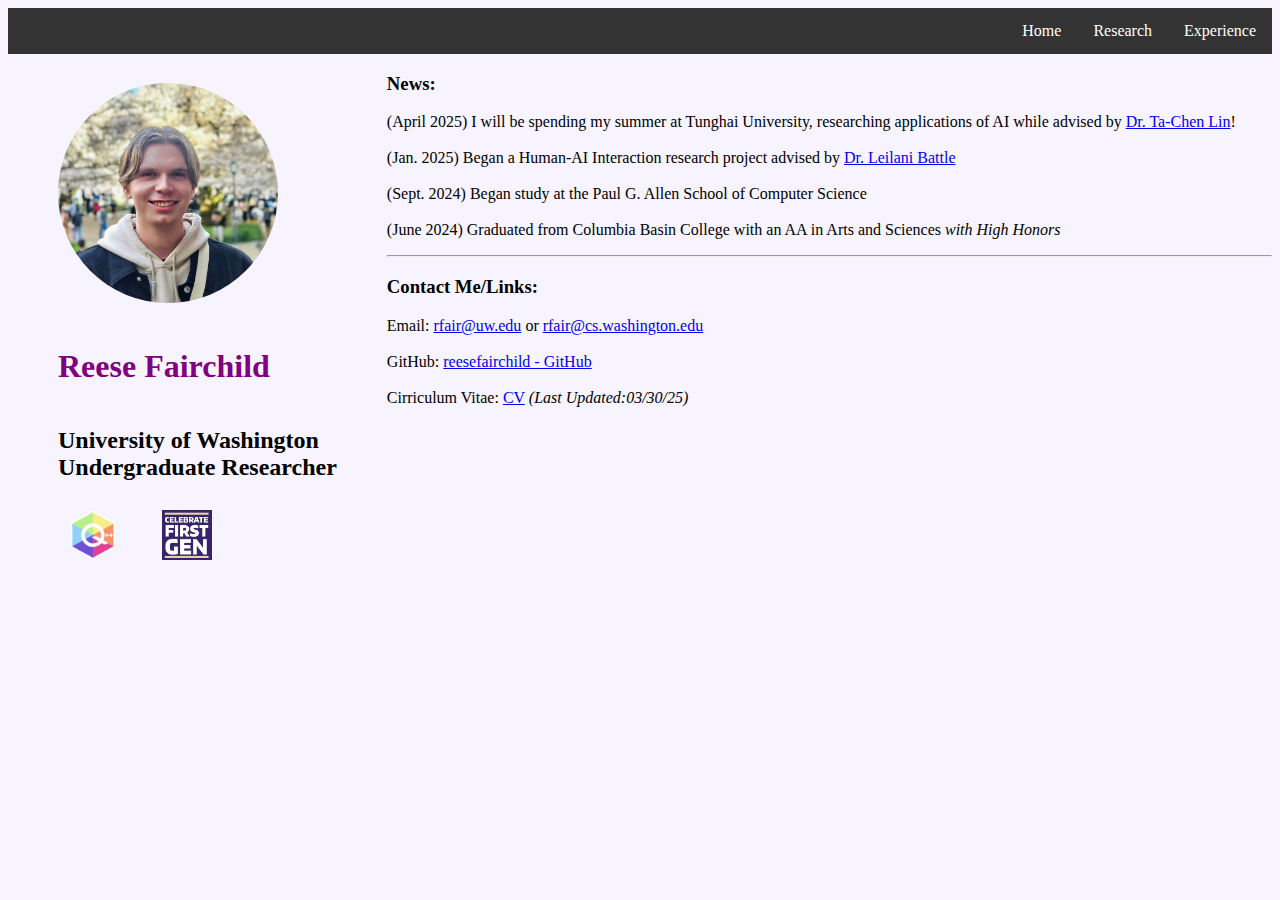
<file: index.html>
<!DOCTYPE html>

<html>
<head>
    
    <title>Reese Fairchild</title>
    <link rel="icon" type="image/x-icon" href="RF (3).png">
    <meta charset="UTF-8"

    <meta name="description" content="Reese Fairchild's Academic Page">
    <meta name="keywords" content="University of Washington, CS, MATH, Reese, Fairchild, Research">
    <meta name="author" content="Reese Fairchild">
    <meta name="viewport" content="width=device-width, initial-scale=1.0">

   <link rel="stylesheet" href="styles.css">
</head>

<body style = "background-color:  rgb(248,244,255);">

<ul>
    <li><a href = "service.html">Experience</a></li>
    <li><a href = "Publications.html">Research</a></li>
    <li><a href = "index.html">Home</a></li>
</ul>

<div>
<div class = div-1>
<img style= "padding: 10px 50px 10px 50px; border-radius: 50%" src="rf-headshot-square.jpg" alt="Heashot picture of Reese." height = "220" width="220"/>
<h1  style = "color:purple">Reese Fairchild</h1>
<h2 style= "float: left">University of Washington<br>
    Undergraduate Researcher</h2><br>
<img style= "padding: 0px 20px 0px 60px" src="q++logo.png" height = "50" width="50"/>
<img style= "padding: 0px 30px 0px 20px" src="uqp0ukaq.png" height = "50" width="50"/>
</div>

<!-- Put "Latest Work" Section with pic; put google scholar!-->
<div>
<h3>News:<br></h3>
<p>
    (April 2025) I will be spending my summer at Tunghai University, researching applications of AI while advised by <a href = "https://chemeng.thu.edu.tw/web/teacher/detail_teacher.php?id=40">Dr. Ta-Chen Lin</a>! <br> <br>
    (Jan. 2025) Began a Human-AI Interaction research project advised by <a href = "https://homes.cs.washington.edu/~leibatt/bio.html">Dr. Leilani Battle</a> <br> <br>
    (Sept. 2024) Began study at the Paul G. Allen School of Computer Science <br> <br>
    (June 2024) Graduated from Columbia Basin College with an AA in Arts and Sciences <i>with High Honors</i> <br>
</p>
<hr>
</div>


<div>
<h3>Contact Me/Links:<br></h3>
<p>Email: <a href = "mailto::rfair@uw.edu">rfair@uw.edu</a> or <a href = "mailto::rfair@cs.washington.edy">rfair@cs.washington.edu</a><br><br>
    GitHub: <a href = "https://github.com/reesefairchild"> reesefairchild - GitHub </a><br><br>
    Cirriculum Vitae: <a href = "https://docs.google.com/document/d/18nTRyef6-9bR57_jJLUucTdfO4t9_UNM/edit?usp=sharing&ouid=110452623166169156063&rtpof=true&sd=true">CV</a> <i>(Last Updated:03/30/25)</i>
<!--Add google scholar, youtube if helpful-->
</p>
</div>
</div>

</body>
</html>
</file>
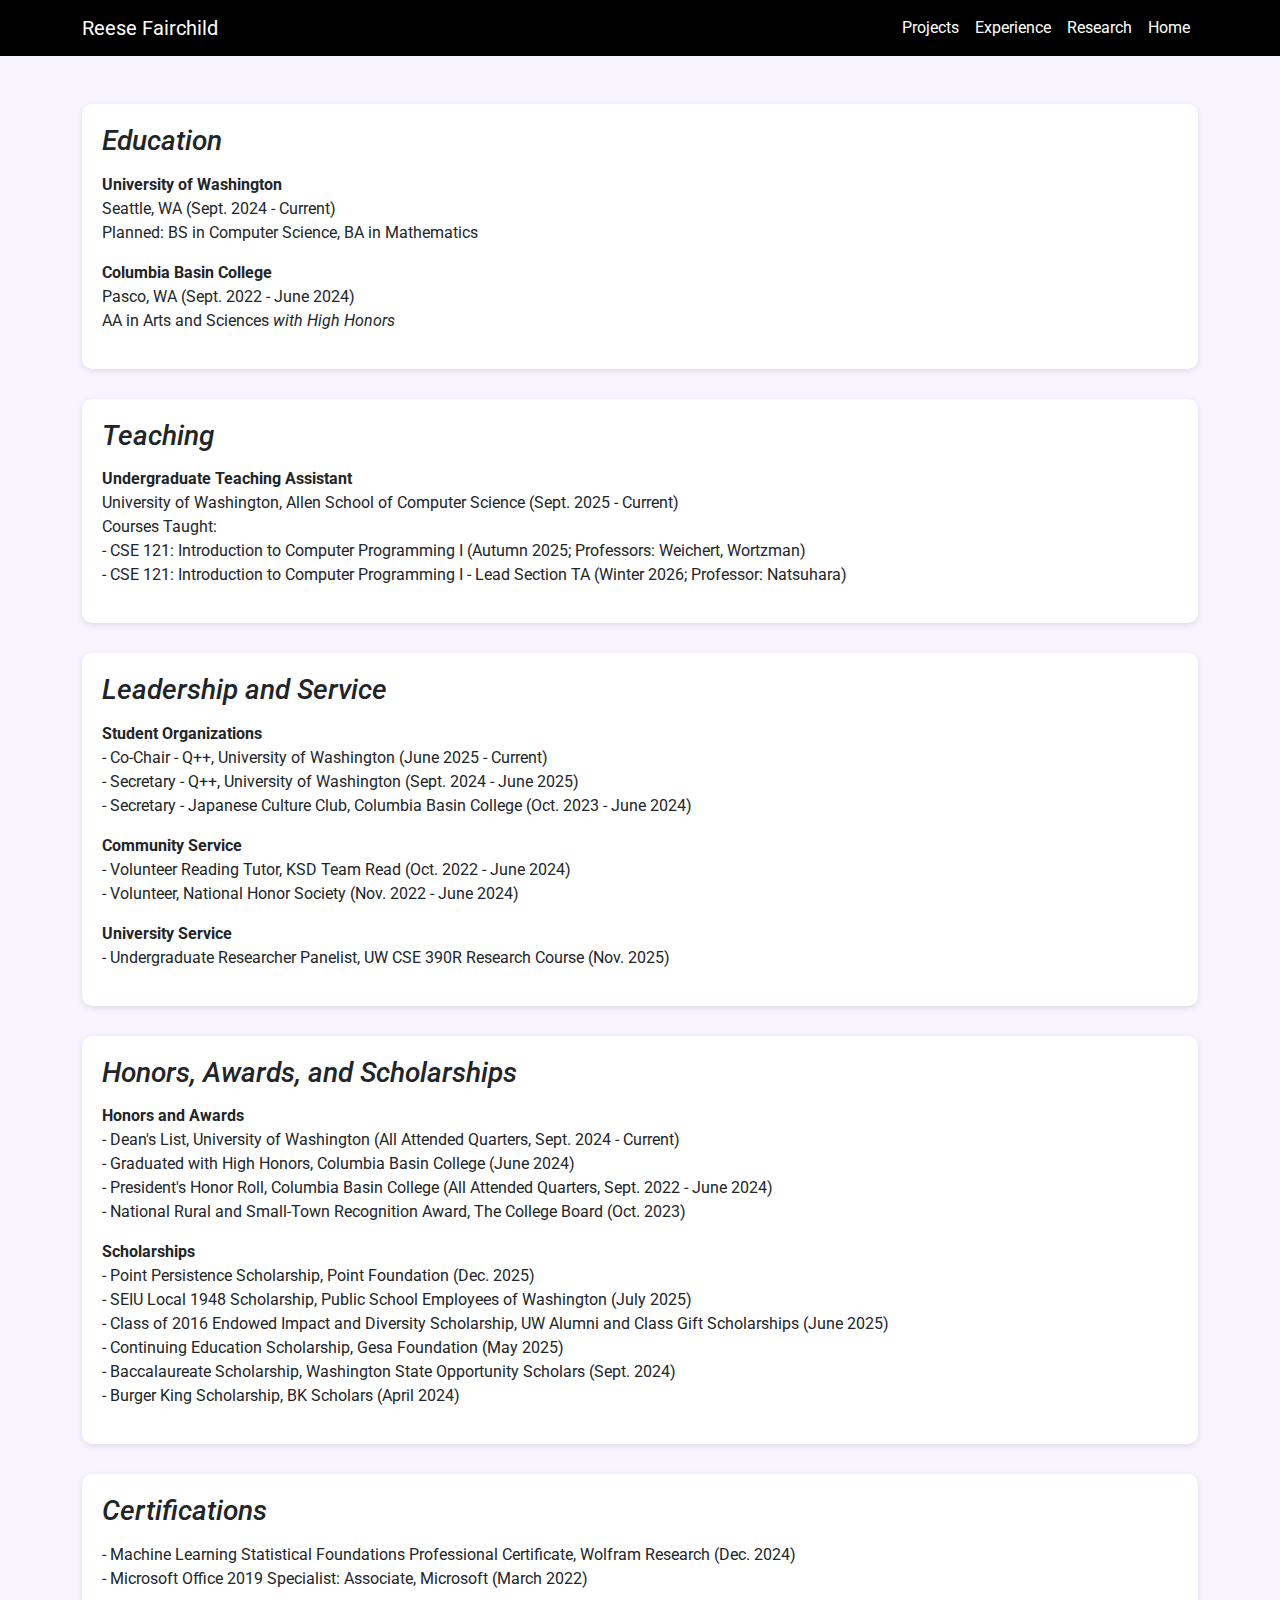
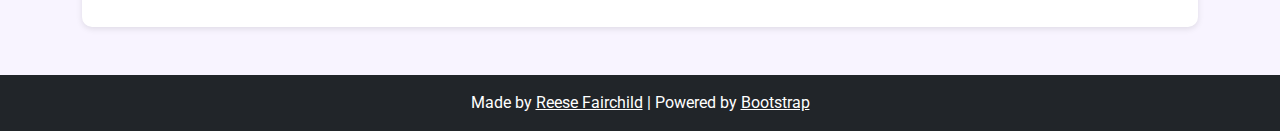
<file: experience.html>
<!DOCTYPE html>
<html lang="en">
<head>
<meta charset="UTF-8">
<meta name="viewport" content="width=device-width, initial-scale=1.0">
<meta name="description" content="Reese Fairchild's Service, Volunteering, and Experience">
<meta name="keywords" content="University of Washington, CS, MATH, Reese, Fairchild, Research, Teaching, Volunteering">
<meta name="author" content="Reese Fairchild">
<title>Reese Fairchild - Experience</title>
<link rel="icon" type="image/x-icon" href="pics/RF (3).png">

<!-- Google Font -->
<link href="https://fonts.googleapis.com/css2?family=Roboto:wght@400;500;700&display=swap" rel="stylesheet">

<!-- Bootstrap CSS -->
<link href="https://cdn.jsdelivr.net/npm/bootstrap@5.3.2/dist/css/bootstrap.min.css" rel="stylesheet">

<style>
    body {
        font-family: 'Roboto', sans-serif;
        background-color: #f8f4ff;
    }
    .navbar { background-color: #000 !important; }
    .navbar .nav-link { color: #fff !important; }
    .navbar .nav-link:hover { color: #bbb !important; }
    h1, h2, h3, h4, h5, h6, p, a { font-family: 'Roboto', sans-serif; }
    .section-card { background-color: #fff; padding: 20px; border-radius: 10px; box-shadow: 0 2px 6px rgba(0,0,0,0.1); margin-bottom: 30px; }
    .section-card h3 { margin-bottom: 15px; }
</style>
</head>
<body>

<!-- Navbar -->
<nav class="navbar navbar-expand-lg sticky-top">
    <div class="container">
        <a class="navbar-brand text-white" href="index.html">Reese Fairchild</a>
        <button class="navbar-toggler" type="button" data-bs-toggle="collapse" data-bs-target="#navbarNav">
            <span class="navbar-toggler-icon"></span>
        </button>
        <div class="collapse navbar-collapse" id="navbarNav">
            <ul class="navbar-nav ms-auto">
                <li class="nav-item"><a class="nav-link" href="projects.html">Projects</a></li>
                <li class="nav-item"><a class="nav-link" href="experience.html">Experience</a></li>
                <li class="nav-item"><a class="nav-link" href="research.html">Research</a></li>
                <li class="nav-item"><a class="nav-link" href="index.html">Home</a></li>
            </ul>
        </div>
    </div>
</nav>

<!-- Main Content -->
<div class="container my-5">

    <!-- Education -->
    <div class="section-card">
        <h3><i>Education</i></h3>
        <p>
            <b>University of Washington</b><br>
            Seattle, WA (Sept. 2024 - Current)<br>
            Planned: BS in Computer Science, BA in Mathematics
        </p>
        <p>
            <b>Columbia Basin College</b><br>
            Pasco, WA (Sept. 2022 - June 2024)<br>
            AA in Arts and Sciences <i>with High Honors</i>
        </p>
    </div>

    <!-- Teaching -->
    <div class="section-card">
        <h3><i>Teaching</i></h3>
        <p>
            <b>Undergraduate Teaching Assistant</b><br>
            University of Washington, Allen School of Computer Science (Sept. 2025 - Current)<br>
            Courses Taught:<br>
            - CSE 121: Introduction to Computer Programming I (Autumn 2025; Professors: Weichert, Wortzman)<br>
            - CSE 121: Introduction to Computer Programming I - Lead Section TA (Winter 2026; Professor: Natsuhara)
        </p>
    </div>

    <!-- Leadership and Service -->
    <div class="section-card">
        <h3><i>Leadership and Service</i></h3>
        <p>
            <b>Student Organizations</b><br>
            - Co-Chair - Q++, University of Washington (June 2025 - Current)<br>
            - Secretary - Q++, University of Washington (Sept. 2024 - June 2025)<br>
            - Secretary - Japanese Culture Club, Columbia Basin College (Oct. 2023 - June 2024)
        </p>
        <p>
            <b>Community Service</b><br>
            - Volunteer Reading Tutor, KSD Team Read (Oct. 2022 - June 2024)<br>
            - Volunteer, National Honor Society (Nov. 2022 - June 2024)
        </p>
        <p>
            <b>University Service</b><br>
            - Undergraduate Researcher Panelist, UW CSE 390R Research Course (Nov. 2025)
        </p>
    </div>

    <!-- Honors, Awards, Scholarships -->
    <div class="section-card">
        <h3><i>Honors, Awards, and Scholarships</i></h3>
        <p>
            <b>Honors and Awards</b><br>
            - Dean's List, University of Washington (All Attended Quarters, Sept. 2024 - Current)<br>
            - Graduated with High Honors, Columbia Basin College (June 2024)<br>
            - President's Honor Roll, Columbia Basin College (All Attended Quarters, Sept. 2022 - June 2024)<br>
            - National Rural and Small-Town Recognition Award, The College Board (Oct. 2023)
        </p>
        <p>
            <b>Scholarships</b><br>
            - Point Persistence Scholarship, Point Foundation (Dec. 2025)<br>
            - SEIU Local 1948 Scholarship, Public School Employees of Washington (July 2025)<br>
            - Class of 2016 Endowed Impact and Diversity Scholarship, UW Alumni and Class Gift Scholarships (June 2025)<br>
            - Continuing Education Scholarship, Gesa Foundation (May 2025)<br>
            - Baccalaureate Scholarship, Washington State Opportunity Scholars (Sept. 2024)<br>
            - Burger King Scholarship, BK Scholars (April 2024)
        </p>
    </div>

    <div class="section-card">
        <h3><i>Certifications</i></h3>
        <p>
            - Machine Learning Statistical Foundations Professional Certificate, Wolfram Research (Dec. 2024) <br>
            - Microsoft Office 2019 Specialist: Associate, Microsoft (March 2022) <br>
        </p>
    </div>

</div>

<!-- Footer -->
<footer class="bg-dark text-white py-3 mt-5">
    <div class="container text-center">
        Made by <a href="https://reesefairchild.github.io" class="text-white">Reese Fairchild</a> | Powered by <a href="https://getbootstrap.com" class="text-white">Bootstrap</a>
    </div>
</footer>

<script src="https://cdn.jsdelivr.net/npm/bootstrap@5.3.2/dist/js/bootstrap.bundle.min.js"></script>
</body>
</html>
</file>
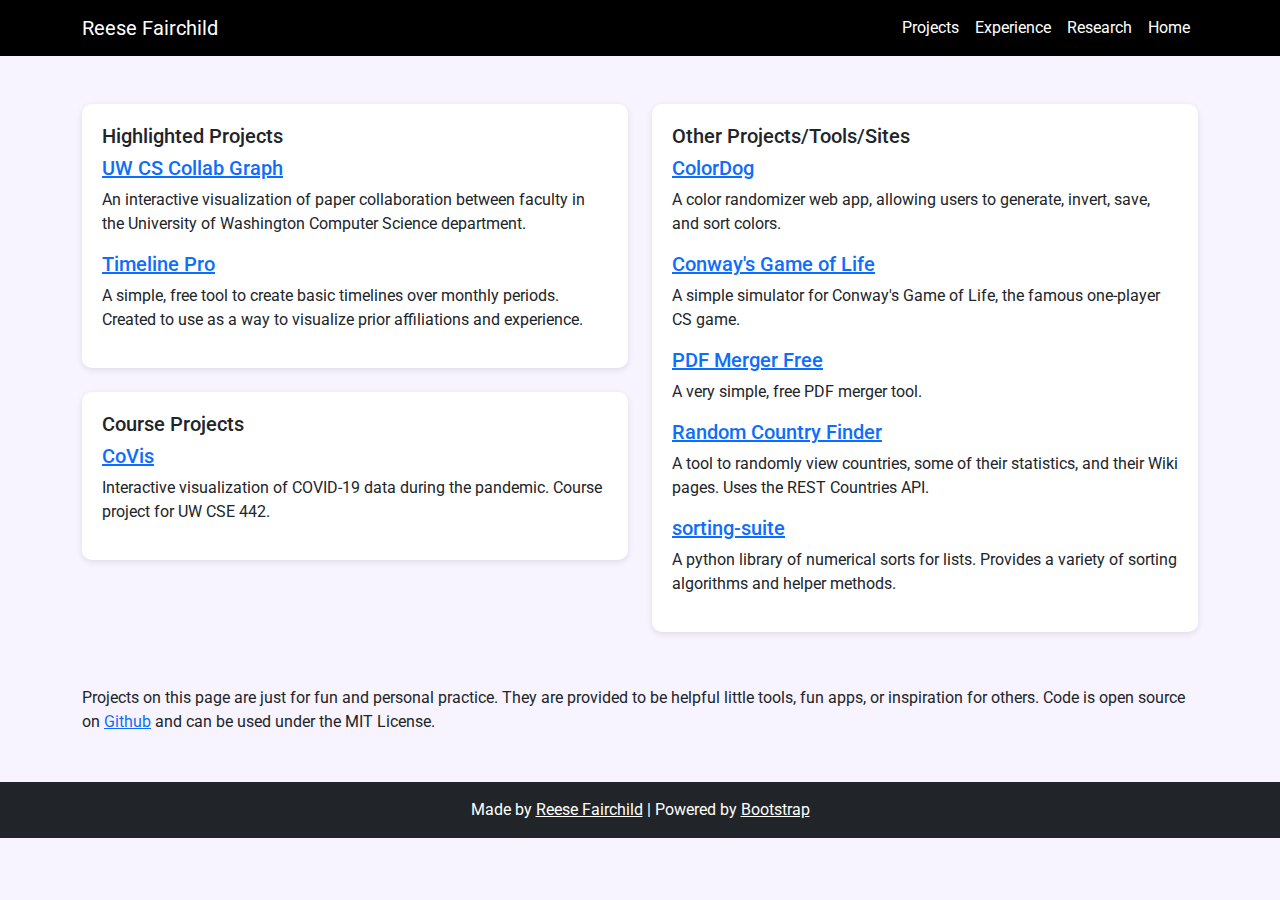
<file: projects.html>
<!DOCTYPE html>
<html lang="en">
<head>
<meta charset="UTF-8">
<meta name="viewport" content="width=device-width, initial-scale=1.0">
<meta name="description" content="Reese Fairchild's Projects and Tools">
<meta name="keywords" content="University of Washington, CS, MATH, Reese, Fairchild, projects, links">
<meta name="author" content="Reese Fairchild">
<title>Reese Fairchild - Projects</title>
<link rel="icon" type="image/x-icon" href="pics/RF (3).png">

<!-- Google Font -->
<link href="https://fonts.googleapis.com/css2?family=Roboto:wght@400;500;700&display=swap" rel="stylesheet">

<!-- Bootstrap CSS -->
<link href="https://cdn.jsdelivr.net/npm/bootstrap@5.3.2/dist/css/bootstrap.min.css" rel="stylesheet">

<style>
    body {
        font-family: 'Roboto', sans-serif;
        background-color: #f8f4ff;
    }
    .navbar { background-color: #000 !important; }
    .navbar .nav-link { color: #fff !important; }
    .navbar .nav-link:hover { color: #bbb !important; }
    h1, h2, h3, h4, h5, h6, p, a { font-family: 'Roboto', sans-serif; }
    .section-card { background-color: #fff; padding: 20px; border-radius: 10px; box-shadow: 0 2px 6px rgba(0,0,0,0.1); margin-bottom: 30px; }
    .section-card h3 { margin-bottom: 15px; }
</style>
</head>
<body>

<!-- Navbar -->
<nav class="navbar navbar-expand-lg sticky-top">
    <div class="container">
        <a class="navbar-brand text-white" href="index.html">Reese Fairchild</a>
        <button class="navbar-toggler" type="button" data-bs-toggle="collapse" data-bs-target="#navbarNav">
            <span class="navbar-toggler-icon"></span>
        </button>
        <div class="collapse navbar-collapse" id="navbarNav">
            <ul class="navbar-nav ms-auto">
                <li class="nav-item"><a class="nav-link" href="projects.html">Projects</a></li>
                <li class="nav-item"><a class="nav-link" href="experience.html">Experience</a></li>
                <li class="nav-item"><a class="nav-link" href="research.html">Research</a></li>
                <li class="nav-item"><a class="nav-link" href="index.html">Home</a></li>
            </ul>
        </div>
    </div>
</nav>

<!-- Main Content -->
<div class="container my-5">
    <div class="row g-4">

        
        <div class="col-md-6">
            <!-- Small Card 1 -->
            <div class="section-card mb-4">
                <h5>Highlighted Projects</h5>
                <h5><a href="https://reesefairchild.github.io/uw-cs-collab-graph/" target="_blank">UW CS Collab Graph</a></h5>
                <p>An interactive visualization of paper collaboration between faculty in the University of Washington Computer Science department.</p>
            
            
                <h5><a href="https://reesefairchild.github.io/timelineMaker/" target="_blank">Timeline Pro</a></h5>
                <p>A simple, free tool to create basic timelines over monthly periods. Created to use as a way to visualize prior affiliations and experience.</p>
            </div>

            <!-- Small Card 2 -->
            <div class="section-card">
                <h5>Course Projects</h5>
                <h5><a href="https://cse442.pages.cs.washington.edu/26wi/a3/co-viz-covid-vizualizer" target="_blank">CoVis</a></h5>
                <p>Interactive visualization of COVID-19 data during the pandemic. Course project for UW CSE 442.</p>
            
            </div>
        </div>

        <!-- big card -->
        <div class="col-md-6">
            <div class="section-card">
                <h5>Other Projects/Tools/Sites</h5>
                <h5><a href="https://reesefairchild.github.io/ColorDog/" target="_blank">ColorDog</a></h5>
                <p>A color randomizer web app, allowing users to generate, invert, save, and sort colors.</p>

                <h5><a href="https://reesefairchild.github.io/Conway/" target="_blank">Conway's Game of Life</a></h5>
                <p>A simple simulator for Conway's Game of Life, the famous one-player CS game.</p>

                <h5><a href="https://reesefairchild.github.io/PDFMergerFree/" target="_blank">PDF Merger Free</a></h5>
                <p>A very simple, free PDF merger tool.</p>

                <h5><a href="https://reesefairchild.github.io/CountryGenerator/" target="_blank">Random Country Finder</a></h5>
                <p>A tool to randomly view countries, some of their statistics, and their Wiki pages. Uses the REST Countries API.</p>

                <h5><a href="https://pypi.org/project/sorting-suite/" target="_blank">sorting-suite</a></h5>
                <p>A python library of numerical sorts for lists. Provides a variety of sorting algorithms and helper methods.</p>
            </div>
        </div>

    </div>

    <!-- GitHub Blurb -->
    <p class="mt-4">
        Projects on this page are just for fun and personal practice. They are provided to be helpful little tools, fun apps, or inspiration for others. Code is open source on 
        <a href="https://github.com/reesefairchild" target="_blank">Github</a> and can be used under the MIT License.
    </p>
</div>



<!-- Footer -->
<footer class="bg-dark text-white py-3 mt-5">
    <div class="container text-center">
        Made by <a href="https://reesefairchild.github.io" class="text-white">Reese Fairchild</a> | Powered by <a href="https://getbootstrap.com" class="text-white">Bootstrap</a>
    </div>
</footer>

<script src="https://cdn.jsdelivr.net/npm/bootstrap@5.3.2/dist/js/bootstrap.bundle.min.js"></script>
</body>
</html>
</file>
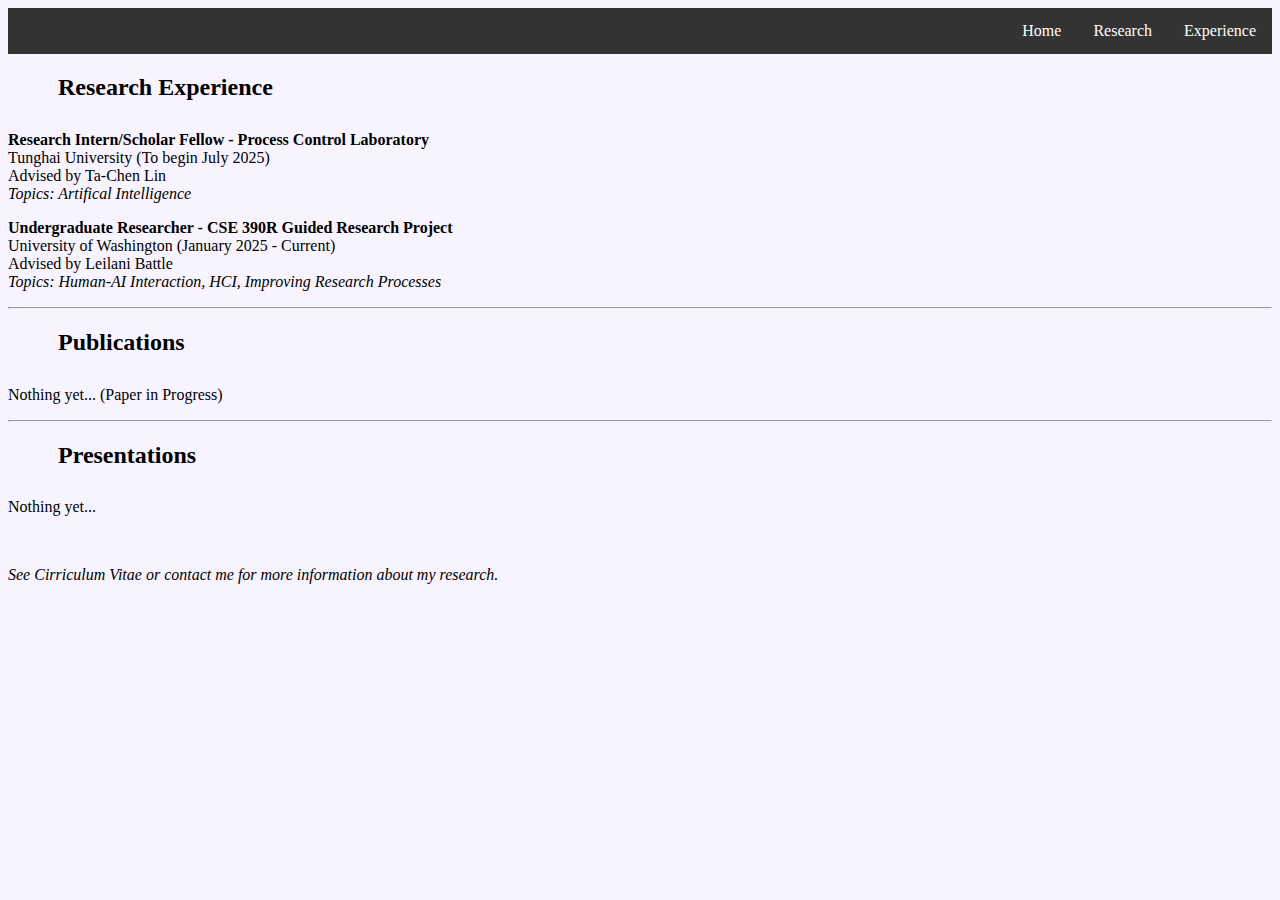
<file: Publications.html>
<!DOCTYPE html>

<html>
<head>
    
    <title>Reese Fairchild - Research</title>
    <link rel="icon" type="image/x-icon" href="RF (3).png">
    <meta charset="UTF-8"

    <meta name="description" content="Reese Fairchild's Research Work">
    <meta name="keywords" content="University of Washington, CS, MATH, Reese, Fairchild, Research, Publications">
    <meta name="author" content="Reese Fairchild">
    <meta name="viewport" content="width=device-width, initial-scale=1.0">

   <link rel="stylesheet" href="styles.css">
</head>

<body style = "background-color:  rgb(248,244,255);">

<ul>
    <li><a href = "service.html">Experience</a></li>
    <li><a href = "Publications.html">Research</a></li>
    <li><a href = "index.html">Home</a></li>
</ul>

<div>
<h2>Research Experience</h2>
<p>
    <b>Research Intern/Scholar Fellow - Process Control Laboratory</b><br>
    Tunghai University (To begin July 2025)<br>
    Advised by Ta-Chen Lin <br>
    <i>Topics: Artifical Intelligence </i>
    <!--PUT PDF, IMAGE....-->
</p>
<p>
    <b>Undergraduate Researcher - CSE 390R Guided Research Project</b><br>
    University of Washington (January 2025 - Current)<br>
    Advised by Leilani Battle <br>
    <i>Topics: Human-AI Interaction, HCI, Improving Research Processes </i>
    <!--PUT PDF, IMAGE....-->
</p>
</div>
<hr>
<div>
    <h2>Publications</h2>
    <!--Conference, Workshop, Journal, Theses, etc.-->
    <p>Nothing yet... (Paper in Progress)</p>
</div>
<hr>
<div>
    <h2>Presentations</h2>
    <!--University Symposiums and Showcases, Conferences, University Talks, Invited Talks-->
    <p>Nothing yet...</p>
</div>
<br>
<p><i>See Cirriculum Vitae or contact me for more information about my research.</i></p>

</body>
</html>
</file>
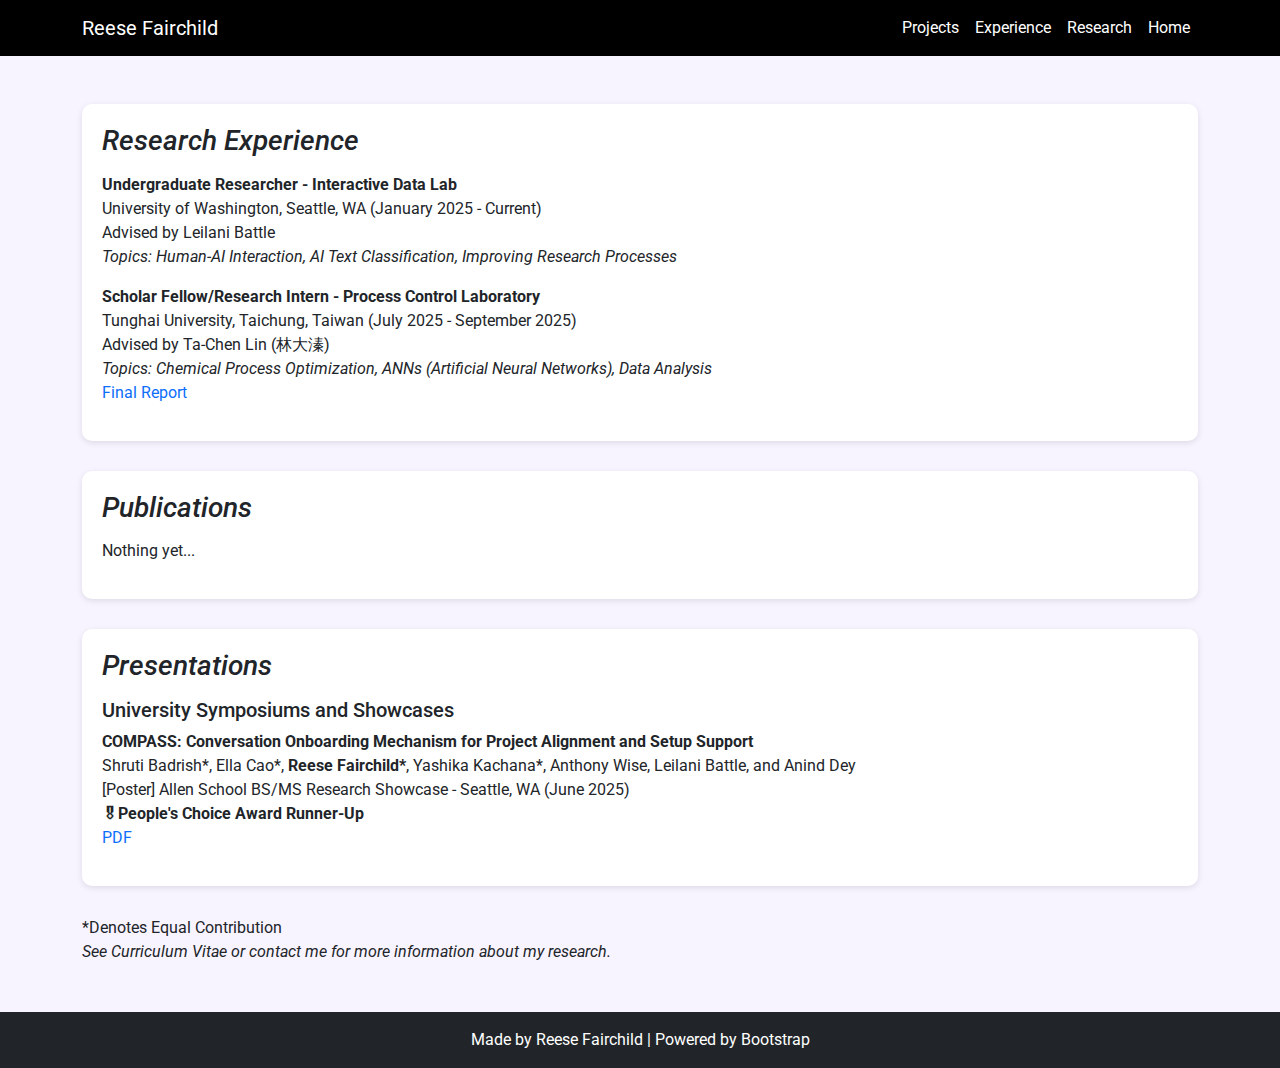
<file: research.html>
<!DOCTYPE html>
<html lang="en">
<head>
<meta charset="UTF-8">
<meta name="viewport" content="width=device-width, initial-scale=1.0">
<meta name="description" content="Reese Fairchild's Research Work">
<meta name="keywords" content="University of Washington, CS, MATH, Reese, Fairchild, Research, Publications">
<meta name="author" content="Reese Fairchild">
<title>Reese Fairchild - Research</title>
<link rel="icon" type="image/x-icon" href="pics/RF (3).png">

<!-- Google Font -->
<link href="https://fonts.googleapis.com/css2?family=Roboto:wght@400;500;700&display=swap" rel="stylesheet">

<!-- Bootstrap CSS -->
<link href="https://cdn.jsdelivr.net/npm/bootstrap@5.3.2/dist/css/bootstrap.min.css" rel="stylesheet">

<style>
    body {
        font-family: 'Roboto', sans-serif;
        background-color: #f8f4ff;
    }
    .navbar { background-color: #000 !important; }
    .navbar .nav-link { color: #fff !important; }
    .navbar .nav-link:hover { color: #bbb !important; }
    h1, h2, h3, h4, h5, h6, p, a { font-family: 'Roboto', sans-serif; }
    .section-card { background-color: #fff; padding: 20px; border-radius: 10px; box-shadow: 0 2px 6px rgba(0,0,0,0.1); margin-bottom: 30px; }
    .section-card h3 { margin-bottom: 15px; }
    a { text-decoration: none; }
</style>
</head>
<body>

<!-- Navbar -->
<nav class="navbar navbar-expand-lg sticky-top">
    <div class="container">
        <a class="navbar-brand text-white" href="index.html">Reese Fairchild</a>
        <button class="navbar-toggler" type="button" data-bs-toggle="collapse" data-bs-target="#navbarNav">
            <span class="navbar-toggler-icon"></span>
        </button>
        <div class="collapse navbar-collapse" id="navbarNav">
            <ul class="navbar-nav ms-auto">
                <li class="nav-item"><a class="nav-link" href="projects.html">Projects</a></li>
                <li class="nav-item"><a class="nav-link" href="experience.html">Experience</a></li>
                <li class="nav-item"><a class="nav-link" href="research.html">Research</a></li>
                <li class="nav-item"><a class="nav-link" href="index.html">Home</a></li>
            </ul>
        </div>
    </div>
</nav>

<!-- Main Content -->
<div class="container my-5">

    <!-- Research Experience -->
    <div class="section-card">
        <h3><i>Research Experience</i></h3>
        <p>
            <b>Undergraduate Researcher - Interactive Data Lab</b><br>
            University of Washington, Seattle, WA (January 2025 - Current)<br>
            Advised by Leilani Battle<br>
            <i>Topics: Human-AI Interaction, AI Text Classification, Improving Research Processes</i>
        </p>
        <p>
            <b>Scholar Fellow/Research Intern - Process Control Laboratory</b><br>
            Tunghai University, Taichung, Taiwan (July 2025 - September 2025)<br>
            Advised by Ta-Chen Lin (林大溱)<br>
            <i>Topics: Chemical Process Optimization, ANNs (Artificial Neural Networks), Data Analysis</i><br>
            <a href="misc_docs/IIPP Final Report - September 2025.pdf" target="_blank">Final Report</a>
        </p>
    </div>

    <!-- Publications -->
    <div class="section-card">
        <h3><i>Publications</i></h3>
        <p>Nothing yet...</p>
    </div>

    <!-- Presentations -->
    <div class="section-card">
        <h3><i>Presentations</i></h3>
        <h5>University Symposiums and Showcases</h5>
        <p>
            <b>COMPASS: Conversation Onboarding Mechanism for Project Alignment and Setup Support</b><br>
            Shruti Badrish*, Ella Cao*, <b>Reese Fairchild*</b>, Yashika Kachana*, Anthony Wise, Leilani Battle, and Anind Dey<br>
            [Poster] Allen School BS/MS Research Showcase - Seattle, WA (June 2025)<br>
            <b>🎖People's Choice Award Runner-Up</b><br>
            <a href="posters/COMPASS-6-25.pdf" target="_blank">PDF</a>
        </p>
    </div>

    <p>*Denotes Equal Contribution<br><i>See Curriculum Vitae or contact me for more information about my research.</i></p>

</div>

<!-- Footer -->
<footer class="bg-dark text-white py-3 mt-5">
    <div class="container text-center">
        Made by <a href="https://reesefairchild.github.io" class="text-white">Reese Fairchild</a> | Powered by <a href="https://getbootstrap.com" class="text-white">Bootstrap</a>
    </div>
</footer>

<script src="https://cdn.jsdelivr.net/npm/bootstrap@5.3.2/dist/js/bootstrap.bundle.min.js"></script>
</body>
</html>
</file>
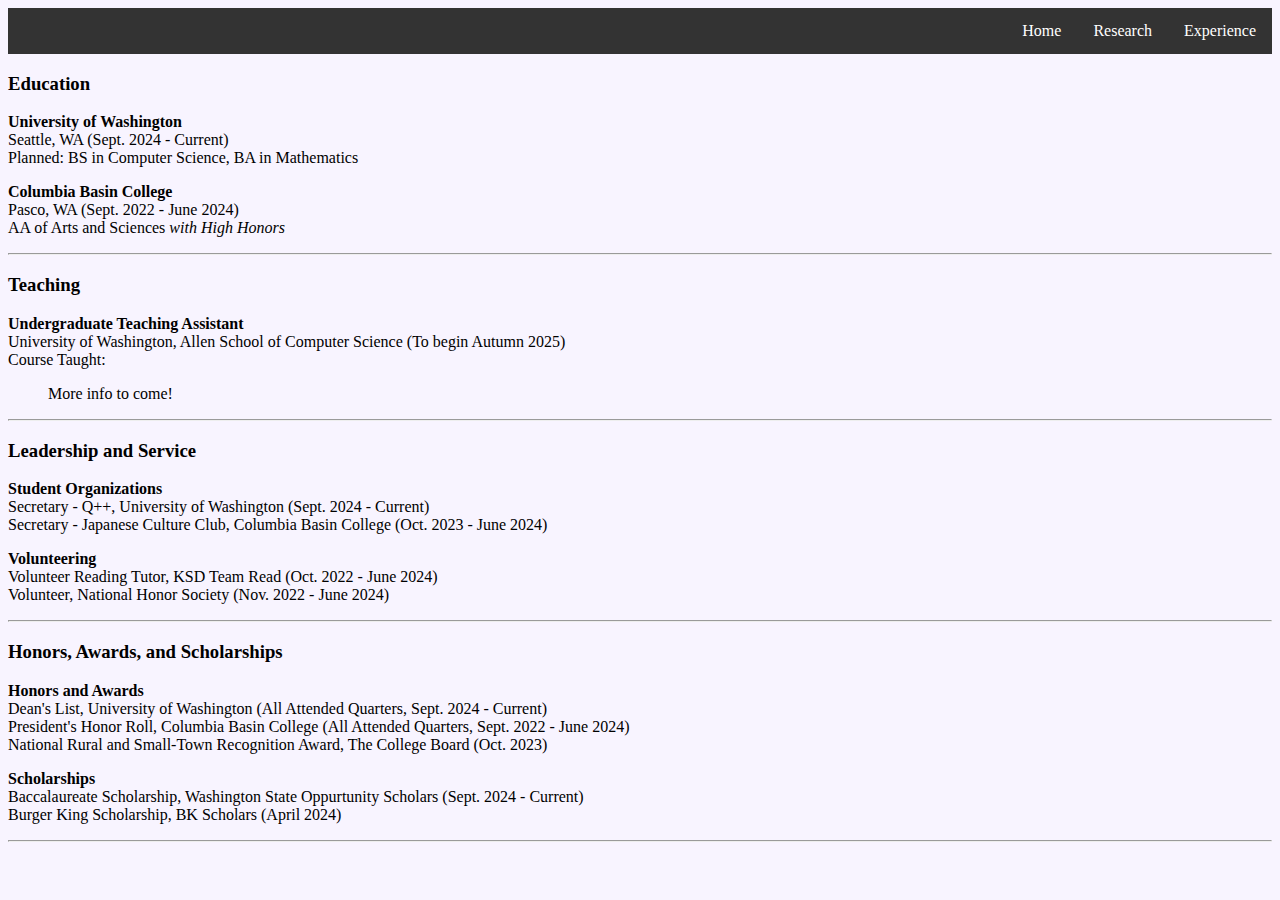
<file: service.html>
<!DOCTYPE html>

<html>
<head>
    
    <title>Reese Fairchild - Experience</title>
    <link rel="icon" type="image/x-icon" href="RF (3).png">
    <meta charset="UTF-8"

    <meta name="description" content="Reese Fairchild's Service, Volunteering, and Experience">
    <meta name="keywords" content="University of Washington, CS, MATH, Reese, Fairchild, Research, Teaching, Volunteering">
    <meta name="author" content="Reese Fairchild">
    <meta name="viewport" content="width=device-width, initial-scale=1.0">

   <link rel="stylesheet" href="styles.css">
</head>

<body style = "background-color:  rgb(248,244,255);">

<ul>
    <li><a href = "service.html">Experience</a></li>
    <li><a href = "Publications.html">Research</a></li>
    <li><a href = "index.html">Home</a></li>
</ul>

<div>
    <h3>Education</h3>
    <p>
        <b>University of Washington</b> <br>Seattle, WA (Sept. 2024 - Current)<br>
        Planned: BS in Computer Science, BA in Mathematics
    </p>
    <p>
        <b>Columbia Basin College</b> <br>Pasco, WA (Sept. 2022 - June 2024)<br>
        AA of Arts and Sciences <i>with High Honors</i>
    </p>
</div>
<hr>

<div>
    <h3>Teaching</h3>
    <p>
        <b>Undergraduate Teaching Assistant</b>
        <br>University of Washington, Allen School of Computer Science (To begin Autumn 2025)
        <br>Course Taught:
        <ol>More info to come!</ol>
    </p>
</div>
<hr>

<div>
    <h3>Leadership and Service</h3>
    <!--Academic Service, University Service-->
    <p>
        <b>Student Organizations</b> 
        <br>Secretary - Q++, University of Washington (Sept. 2024 - Current) 
        <br> Secretary - Japanese Culture Club, Columbia Basin College (Oct. 2023 - June 2024)
    </p>
    <p>
        <b>Volunteering</b> 
        <br>Volunteer Reading Tutor, KSD Team Read (Oct. 2022 - June 2024)
        <br> Volunteer, National Honor Society (Nov. 2022 - June 2024)
    </p>
</div>
<hr>

<div>
    <h3>Honors, Awards, and Scholarships</h3>
    <p>
        <b>Honors and Awards</b> 
        <br>Dean's List, University of Washington (All Attended Quarters, Sept. 2024 - Current)
        <br>President's Honor Roll, Columbia Basin College (All Attended Quarters, Sept. 2022 - June 2024)
        <br>National Rural and Small-Town Recognition Award, The College Board (Oct. 2023)
    </p>
    <p>
        <b>Scholarships</b> 
        <br>Baccalaureate Scholarship, Washington State Oppurtunity Scholars (Sept. 2024 - Current)
        <br>Burger King Scholarship, BK Scholars (April 2024)
    </p>
</div>
<hr>

</body>
</html>
<!--Add teaching; leave out certifications, skills, etc. -->
</file>
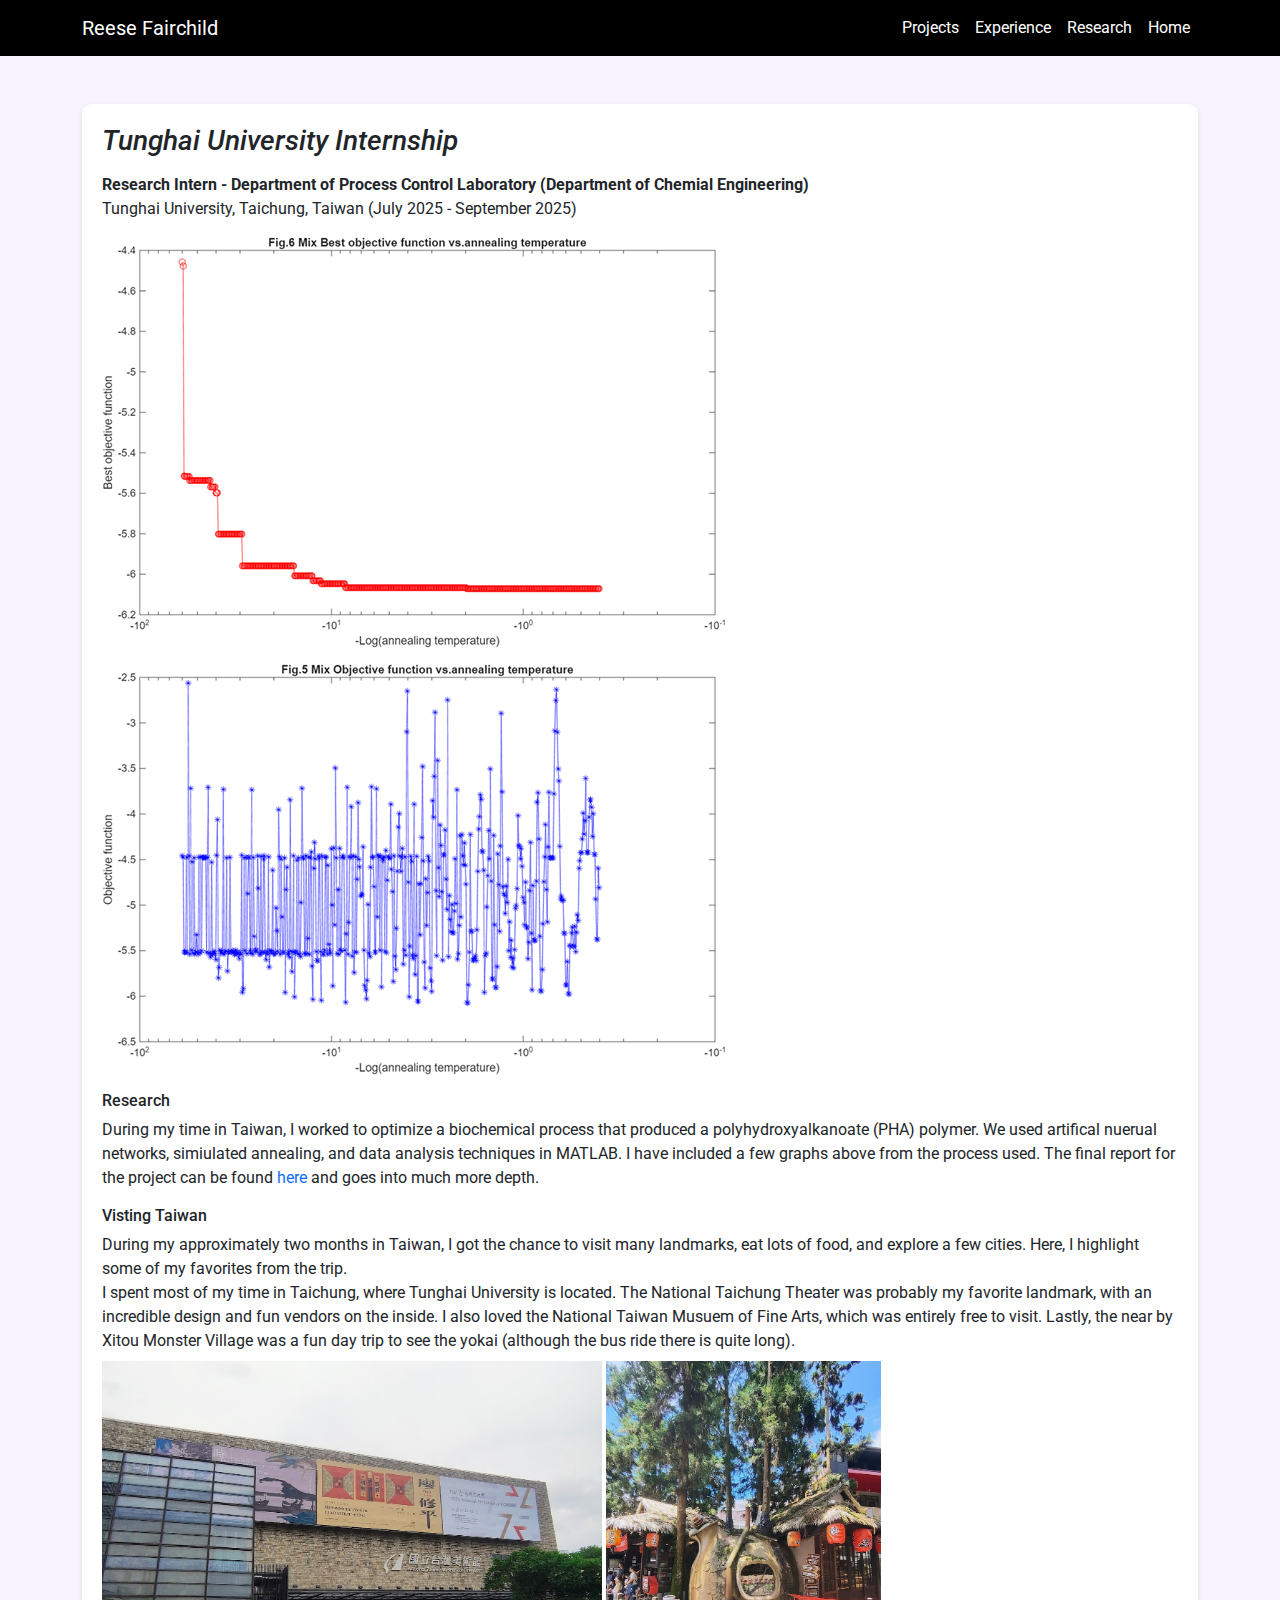
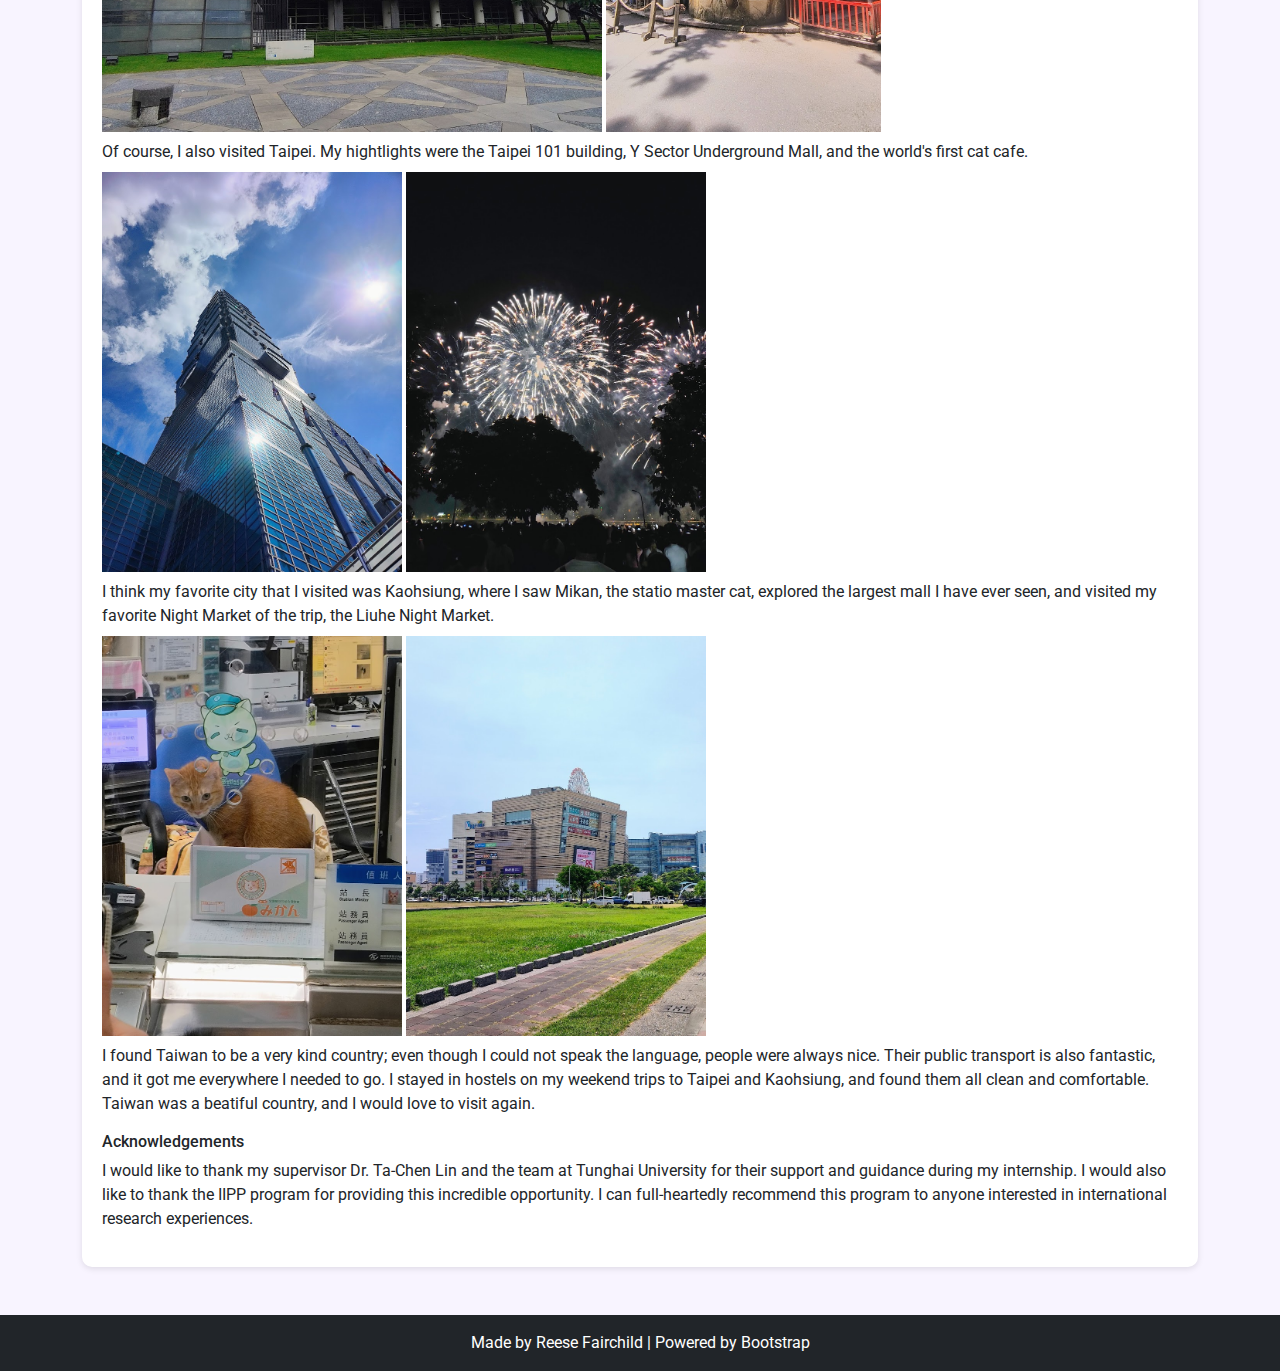
<file: pages/taiwan25.html>
<!DOCTYPE html>
<html lang="en">
<head>
<meta charset="UTF-8">
<meta name="viewport" content="width=device-width, initial-scale=1.0">
<meta name="description" content="Reese Fairchild's Research Work">
<meta name="keywords" content="University of Washington, CS, MATH, Reese, Fairchild, Research, Publications">
<meta name="author" content="Reese Fairchild">
<title>Reese Fairchild - Tunghai University Internship</title>
<link rel="icon" type="image/x-icon" href="../pics/RF (3).png">

<!-- Google Font -->
<link href="https://fonts.googleapis.com/css2?family=Roboto:wght@400;500;700&display=swap" rel="stylesheet">

<!-- Bootstrap CSS -->
<link href="https://cdn.jsdelivr.net/npm/bootstrap@5.3.2/dist/css/bootstrap.min.css" rel="stylesheet">

<style>
    body {
        font-family: 'Roboto', sans-serif;
        background-color: #f8f4ff;
    }
    .navbar { background-color: #000 !important; }
    .navbar .nav-link { color: #fff !important; }
    .navbar .nav-link:hover { color: #bbb !important; }
    h1, h2, h3, h4, h5, h6, p, a { font-family: 'Roboto', sans-serif; }
    .section-card { background-color: #fff; padding: 20px; border-radius: 10px; box-shadow: 0 2px 6px rgba(0,0,0,0.1); margin-bottom: 30px; }
    .section-card h3 { margin-bottom: 15px; }
    a { text-decoration: none; }
</style>
</head>
<body>

<!-- Navbar -->
<nav class="navbar navbar-expand-lg sticky-top">
    <div class="container">
        <a class="navbar-brand text-white" href="../index.html">Reese Fairchild</a>
        <button class="navbar-toggler" type="button" data-bs-toggle="collapse" data-bs-target="#navbarNav">
            <span class="navbar-toggler-icon"></span>
        </button>
        <div class="collapse navbar-collapse" id="navbarNav">
            <ul class="navbar-nav ms-auto">
                <li class="nav-item"><a class="nav-link" href="../projects.html">Projects</a></li>
                <li class="nav-item"><a class="nav-link" href="../experience.html">Experience</a></li>
                <li class="nav-item"><a class="nav-link" href="../research.html">Research</a></li>
                <li class="nav-item"><a class="nav-link" href="../index.html">Home</a></li>
            </ul>
        </div>
    </div>
</nav>

<!-- Main Content -->
<div class="container my-5">

    <!-- Tunghai University Internship -->
    <div class="section-card">
        <h3><i>Tunghai University Internship</i></h3>
        <p>
            <b>Research Intern - Department of Process Control Laboratory (Department of Chemial Engineering)</b><br>
            Tunghai University, Taichung, Taiwan (July 2025 - September 2025)<br>
        </p>
        <img src="../pics/taiwan25/annealing1.png" alt="Taiwan Internship Graph 1" class="img-fluid mb-3">
        <img src="../pics/taiwan25/annealing2.png" alt="Taiwan Internship Graph 2" class="img-fluid mb-3">
        <h6>Research</h6>
        <p> During my time in Taiwan, I worked to optimize a biochemical process that produced a polyhydroxyalkanoate (PHA) polymer.
            We used artifical nuerual networks, simiulated annealing, and data analysis techniques in MATLAB. I have included a few graphs above
            from the process used. The final report for the project can be found 
            <a href="../misc_docs/IIPP Final Report - September 2025.pdf" target="_blank">here</a> and goes into much more depth.
        </p>

        <h6>Visting Taiwan</h6>
        <p> During my approximately two months in Taiwan, I got the chance to visit many landmarks, eat lots of food,
            and explore a few cities. Here, I highlight some of my favorites from the trip.<br>
            I spent most of my time in Taichung, where Tunghai University is located. The National Taichung Theater was probably
            my favorite landmark, with an incredible design and fun vendors on the inside. I also loved the National Taiwan Musuem of Fine Arts, which was entirely free to visit.
            Lastly, the near by Xitou Monster Village was a fun day trip to see the yokai (although the bus ride there is quite long).<br>
            <img src="../pics/taiwan25/ntmofa.jpg" alt="Taichung Art Musuem" class="img-fluid my-2" width="500">
            <img src="../pics/taiwan25/monster vill.jpg" alt="Xitou Monster Village" class="img-fluid my-2" width="275"><br>
            Of course, I also visited Taipei. My hightlights were the Taipei 101 building, Y Sector Underground Mall, and the world's first cat cafe. <br>
            <img src="../pics/taiwan25/taipei101.jpg" alt="Taipei 101" class="img-fluid my-2" width="300">
            <img src="../pics/taiwan25/fireworks.jpg" alt="Fireworks at a Summer Festival" class="img-fluid my-2" width="300"><br>
            I think my favorite city that I visited was Kaohsiung, where I saw Mikan, the statio master cat, explored the largest
            mall I have ever seen, and visited my favorite Night Market of the trip, the Liuhe Night Market.<br>
            <img src="../pics/taiwan25/mikan.jpg" alt="Mikan the Station Master Cat" class="img-fluid my-2" width="300">
            <img src="../pics/taiwan25/dreammall.jpg" alt="Kaohsiung Dream Mall" class="img-fluid my-2" width="300"><br>
            I found Taiwan to be a very kind country; even though I could not speak the language, people were always nice. Their public transport
            is also fantastic, and it got me everywhere I needed to go. I stayed in hostels on my weekend trips to Taipei and Kaohsiung,
            and found them all clean and comfortable. Taiwan was a beatiful country, and I would love to visit again.
        </p>

        <h6>Acknowledgements</h6>
        <p> I would like to thank my supervisor Dr. Ta-Chen Lin and the team at Tunghai University for their support and guidance during my internship.
        I would also like to thank the IIPP program for providing this incredible opportunity. I can full-heartedly recommend this program to anyone interested in international research experiences.
        </p>

    </div>



</div>

<!-- Footer -->
<footer class="bg-dark text-white py-3 mt-5">
    <div class="container text-center"> 
        Made by <a href="https://reesefairchild.github.io" class="text-white">Reese Fairchild</a> | Powered by <a href="https://getbootstrap.com" class="text-white">Bootstrap</a>
    </div>
</footer>

<script src="https://cdn.jsdelivr.net/npm/bootstrap@5.3.2/dist/js/bootstrap.bundle.min.js"></script>
</body>
</html>
</file>
<file: styles.css>
ul {
list-style-type: none;
margin: 0;
padding: 0;
overflow: hidden;
background-color: #333;
}

li {
float: right;
}

li a {
display: block;
color: white;
text-align: center;
padding: 14px 16px;
text-decoration: none;
font-family: "Verdana", serif;
}

li a:hover {
background-color: #111;
}

h1 {
    font-family: "Verdana", serif;
    padding: 10px 50px 0px 50px
}
h2 {
    font-family: "Verdana", serif;
    padding: 0px 50px 10px 50px
}
h3 {
    font-family: "Verdana", serif;
   
}
h4 {
    font-family: "Verdana", serif;
}
h6 {
    font-family: "Verdana", serif;
}
p {
    font-family: "Verdana", serif;
}

.div-1 {
    float: left;
}
</file>
